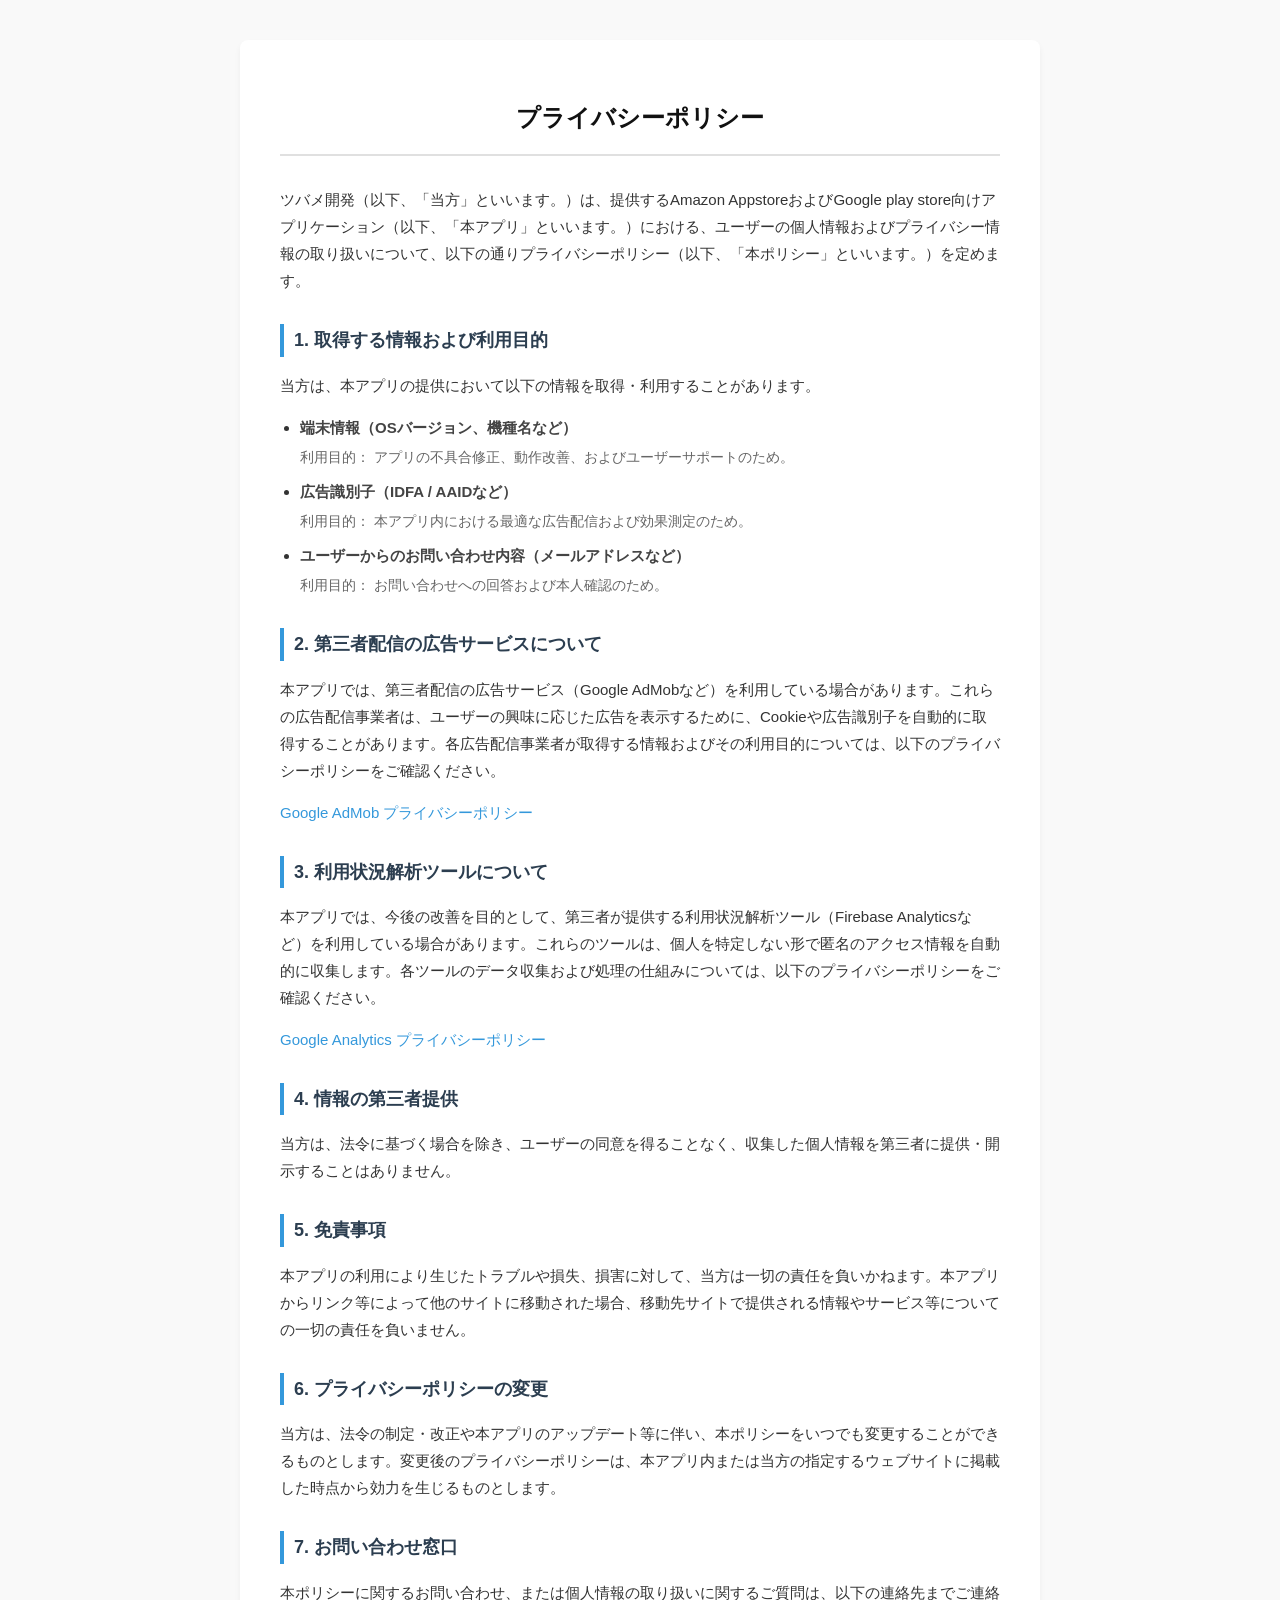
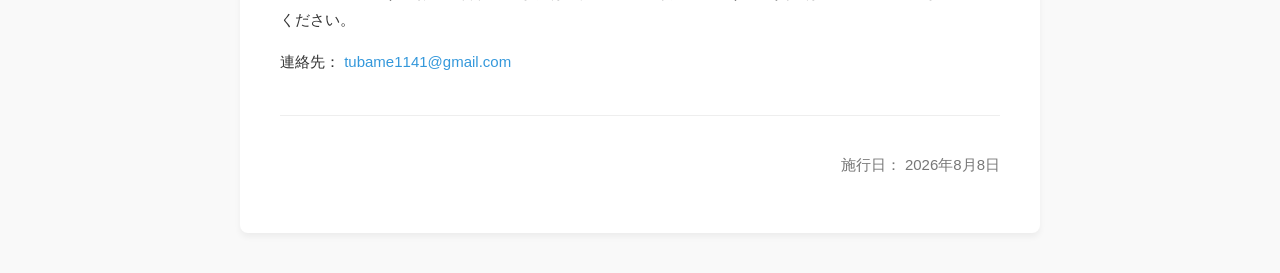
<file: privacy_policy.html>
<!DOCTYPE html>
<html lang="ja">
<head>
    <meta charset="UTF-8">
    <meta name="viewport" content="width=device-width, initial-scale=1.0">
    <title>プライバシーポリシー - ツバメ開発</title>
    <style>
        body {
            font-family: -apple-system, BlinkMacSystemFont, "Segoe UI", Roboto, "Helvetica Neue", Arial, "Noto Sans JP", sans-serif;
            line-height: 1.8;
            color: #333333;
            max-width: 800px;
            margin: 0 auto;
            padding: 40px 20px;
            background-color: #f9f9f9;
        }
        .container {
            background-color: #ffffff;
            padding: 40px;
            border-radius: 8px;
            box-shadow: 0 4px 6px rgba(0, 0, 0, 0.05);
        }
        h1 {
            font-size: 24px;
            color: #111111;
            text-align: center;
            margin-bottom: 30px;
            padding-bottom: 15px;
            border-bottom: 2px solid #e0e0e0;
        }
        h2 {
            font-size: 18px;
            color: #2c3e50;
            margin-top: 30px;
            margin-bottom: 15px;
            padding-left: 10px;
            border-left: 4px solid #3498db;
        }
        p, ul {
            font-size: 15px;
            margin-bottom: 15px;
        }
        ul {
            padding-left: 20px;
        }
        li {
            margin-bottom: 8px;
        }
        .bullet-title {
            font-weight: bold;
            color: #444444;
        }
        .purpose {
            display: block;
            margin-top: 4px;
            color: #666666;
            font-size: 14px;
        }
        a {
            color: #3498db;
            text-decoration: none;
        }
        a:hover {
            text-decoration: underline;
        }
        .footer {
            margin-top: 40px;
            padding-top: 20px;
            border-top: 1px solid #eeeeee;
            font-size: 14px;
            color: #777777;
            text-align: right;
        }
    </style>
</head>
<body>

<div class="container">
    <h1>プライバシーポリシー</h1>
    
    <p>ツバメ開発（以下、「当方」といいます。）は、提供するAmazon AppstoreおよびGoogle play store向けアプリケーション（以下、「本アプリ」といいます。）における、ユーザーの個人情報およびプライバシー情報の取り扱いについて、以下の通りプライバシーポリシー（以下、「本ポリシー」といいます。）を定めます。</p>

    <h2>1. 取得する情報および利用目的</h2>
    <p>当方は、本アプリの提供において以下の情報を取得・利用することがあります。</p>
    <ul>
        <li>
            <span class="bullet-title">端末情報（OSバージョン、機種名など）</span>
            <span class="purpose">利用目的： アプリの不具合修正、動作改善、およびユーザーサポートのため。</span>
        </li>
        <li>
            <span class="bullet-title">広告識別子（IDFA / AAIDなど）</span>
            <span class="purpose">利用目的： 本アプリ内における最適な広告配信および効果測定のため。</span>
        </li>
        <li>
            <span class="bullet-title">ユーザーからのお問い合わせ内容（メールアドレスなど）</span>
            <span class="purpose">利用目的： お問い合わせへの回答および本人確認のため。</span>
        </li>
    </ul>

    <h2>2. 第三者配信の広告サービスについて</h2>
    <p>本アプリでは、第三者配信の広告サービス（Google AdMobなど）を利用している場合があります。これらの広告配信事業者は、ユーザーの興味に応じた広告を表示するために、Cookieや広告識別子を自動的に取得することがあります。各広告配信事業者が取得する情報およびその利用目的については、以下のプライバシーポリシーをご確認ください。</p>
    <p><a href="https://policies.google.com/privacy?hl=ja" target="_blank" rel="noopener noreferrer">Google AdMob プライバシーポリシー</a></p>

    <h2>3. 利用状況解析ツールについて</h2>
    <p>本アプリでは、今後の改善を目的として、第三者が提供する利用状況解析ツール（Firebase Analyticsなど）を利用している場合があります。これらのツールは、個人を特定しない形で匿名のアクセス情報を自動的に収集します。各ツールのデータ収集および処理の仕組みについては、以下のプライバシーポリシーをご確認ください。</p>
    <p><a href="https://policies.google.com/privacy?hl=ja" target="_blank" rel="noopener noreferrer">Google Analytics プライバシーポリシー</a></p>

    <h2>4. 情報の第三者提供</h2>
    <p>当方は、法令に基づく場合を除き、ユーザーの同意を得ることなく、収集した個人情報を第三者に提供・開示することはありません。</p>

    <h2>5. 免責事項</h2>
    <p>本アプリの利用により生じたトラブルや損失、損害に対して、当方は一切の責任を負いかねます。本アプリからリンク等によって他のサイトに移動された場合、移動先サイトで提供される情報やサービス等についての一切の責任を負いません。</p>

    <h2>6. プライバシーポリシーの変更</h2>
    <p>当方は、法令の制定・改正や本アプリのアップデート等に伴い、本ポリシーをいつでも変更することができるものとします。変更後のプライバシーポリシーは、本アプリ内または当方の指定するウェブサイトに掲載した時点から効力を生じるものとします。</p>

    <h2>7. お問い合わせ窓口</h2>
    <p>本ポリシーに関するお問い合わせ、または個人情報の取り扱いに関するご質問は、以下の連絡先までご連絡ください。</p>
    <p>連絡先： <a href="mailto:tubame1141@gmail.com">tubame1141@gmail.com</a></p>

    <div class="footer">
        <p>施行日： 2026年8月8日</p>
    </div>
</div>

</body>
</html>
</file>
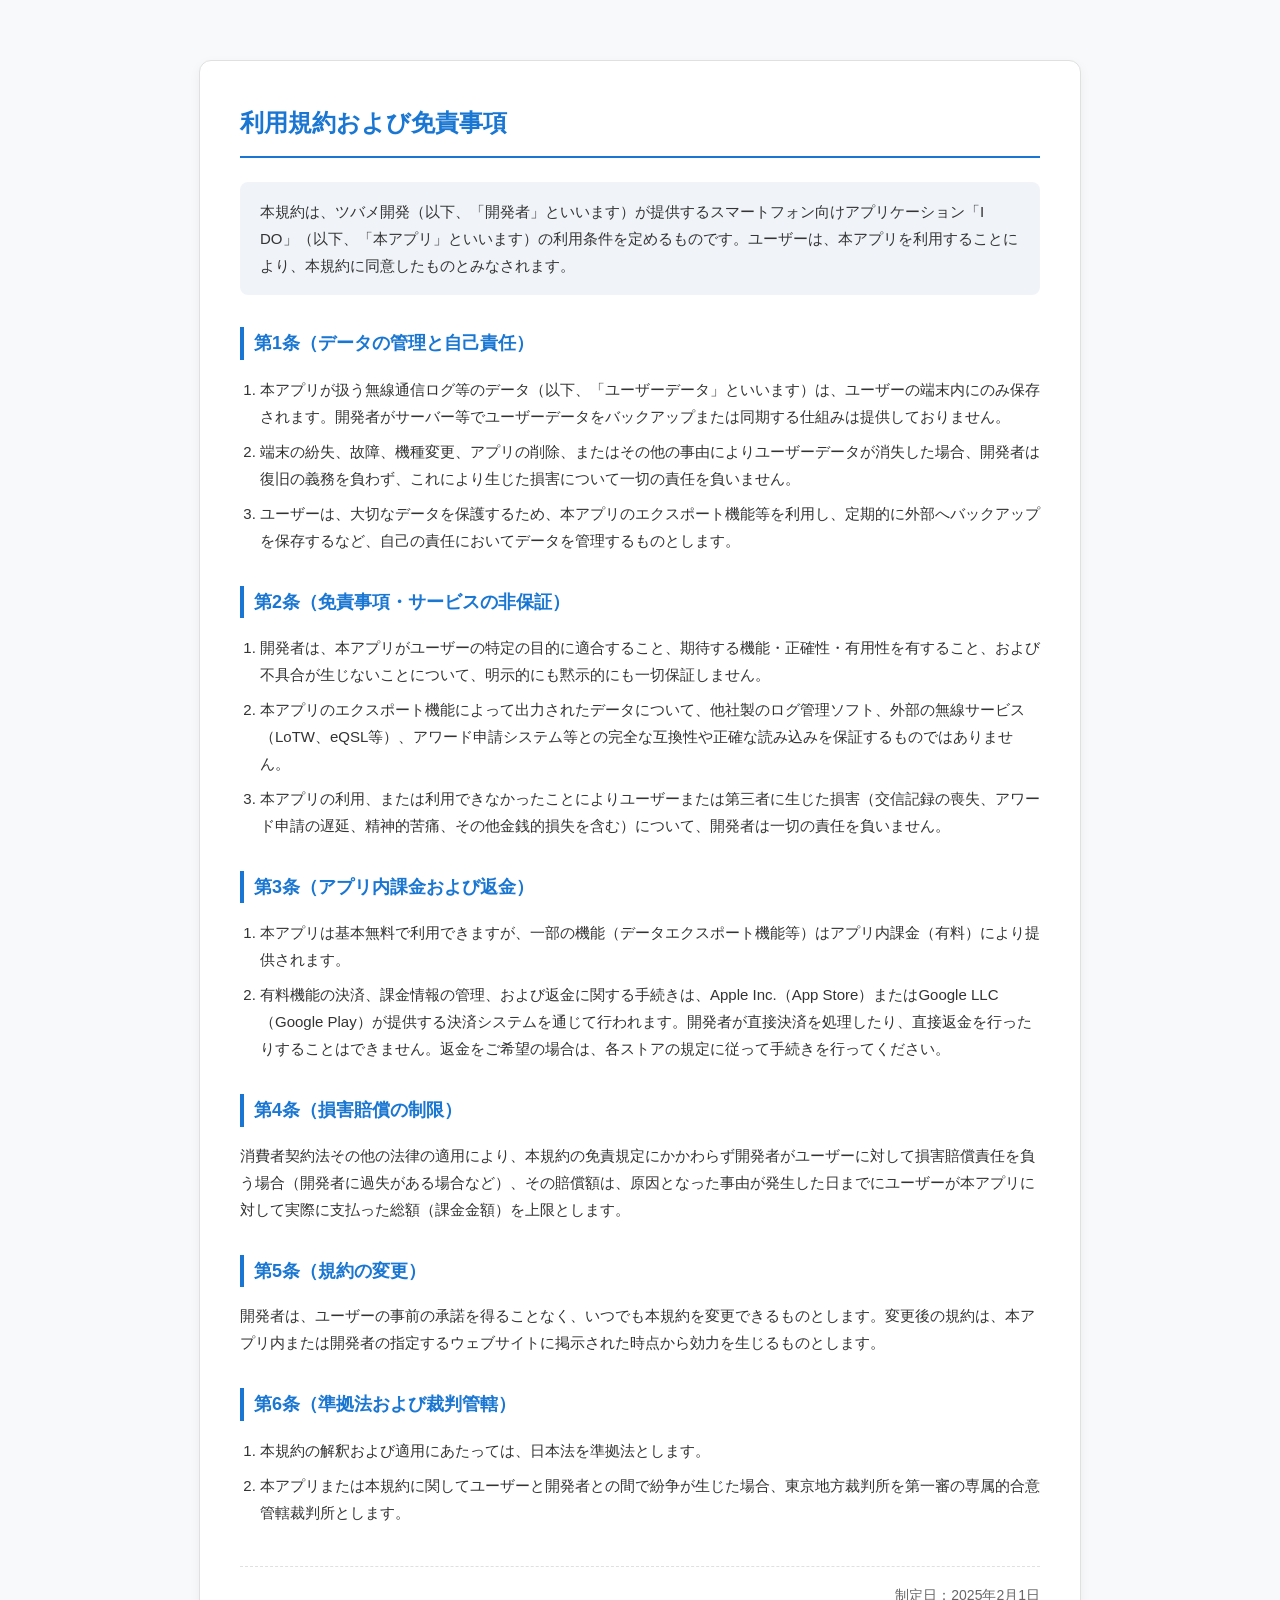
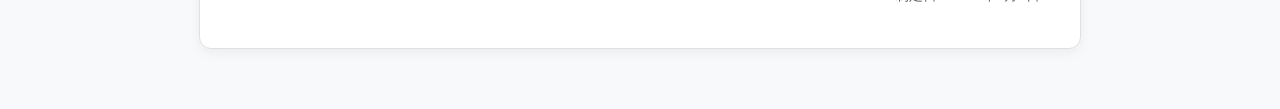
<file: ido/ido_kiyaku.html>
<!DOCTYPE html>
<html lang="ja">
<head>
    <meta charset="UTF-8">
    <meta name="viewport" content="width=device-width, initial-scale=1.0">
    <title>利用規約および免責事項 - I DO</title>
    <style>
        :root {
            --primary-color: #1976D2;
            --text-color: #333333;
            --bg-color: #F8F9FA;
            --card-bg: #FFFFFF;
            --border-color: #E0E0E0;
        }

        body {
            font-family: -apple-system, BlinkMacSystemFont, "Segoe UI", Roboto, "Helvetica Neue", Arial, "Noto Sans JP", sans-serif;
            color: var(--text-color);
            background-color: var(--bg-color);
            line-height: 1.8;
            margin: 0;
            padding: 20px;
        }

        .container {
            max-width: 800px;
            margin: 40px auto;
            background: var(--card-bg);
            padding: 40px;
            border-radius: 12px;
            box-shadow: 0 4px 12px rgba(0, 0, 0, 0.05);
            border: 1px solid var(--border-color);
        }

        h1 {
            color: var(--primary-color);
            font-size: 24px;
            border-bottom: 2px solid var(--primary-color);
            padding-bottom: 12px;
            margin-top: 0;
            margin-bottom: 24px;
        }

        h2 {
            color: var(--primary-color);
            font-size: 18px;
            margin-top: 32px;
            margin-bottom: 12px;
            padding-left: 10px;
            border-left: 4px solid var(--primary-color);
        }

        p, li {
            font-size: 15px;
            margin-bottom: 12px;
        }

        ol, ul {
            padding-left: 20px;
            margin-bottom: 16px;
        }

        li {
            margin-bottom: 8px;
        }

        .preamble {
            background-color: #F0F4F9;
            padding: 16px 20px;
            border-radius: 8px;
            margin-bottom: 28px;
            font-size: 15px;
        }

        .footer-date {
            margin-top: 40px;
            text-align: right;
            font-size: 14px;
            color: #666666;
            border-top: 1px dashed var(--border-color);
            padding-top: 16px;
        }

        @media (max-width: 600px) {
            body {
                padding: 12px;
            }
            .container {
                padding: 20px;
                margin: 10px auto;
            }
            h1 {
                font-size: 20px;
            }
            h2 {
                font-size: 16px;
            }
        }
    </style>
</head>
<body>
    <div class="container">
        <h1>利用規約および免責事項</h1>

        <div class="preamble">
            本規約は、ツバメ開発（以下、「開発者」といいます）が提供するスマートフォン向けアプリケーション「I DO」（以下、「本アプリ」といいます）の利用条件を定めるものです。ユーザーは、本アプリを利用することにより、本規約に同意したものとみなされます。
        </div>

        <section>
            <h2>第1条（データの管理と自己責任）</h2>
            <ol>
                <li>本アプリが扱う無線通信ログ等のデータ（以下、「ユーザーデータ」といいます）は、ユーザーの端末内にのみ保存されます。開発者がサーバー等でユーザーデータをバックアップまたは同期する仕組みは提供しておりません。</li>
                <li>端末の紛失、故障、機種変更、アプリの削除、またはその他の事由によりユーザーデータが消失した場合、開発者は復旧の義務を負わず、これにより生じた損害について一切の責任を負いません。</li>
                <li>ユーザーは、大切なデータを保護するため、本アプリのエクスポート機能等を利用し、定期的に外部へバックアップを保存するなど、自己の責任においてデータを管理するものとします。</li>
            </ol>
        </section>

        <section>
            <h2>第2条（免責事項・サービスの非保証）</h2>
            <ol>
                <li>開発者は、本アプリがユーザーの特定の目的に適合すること、期待する機能・正確性・有用性を有すること、および不具合が生じないことについて、明示的にも黙示的にも一切保証しません。</li>
                <li>本アプリのエクスポート機能によって出力されたデータについて、他社製のログ管理ソフト、外部の無線サービス（LoTW、eQSL等）、アワード申請システム等との完全な互換性や正確な読み込みを保証するものではありません。</li>
                <li>本アプリの利用、または利用できなかったことによりユーザーまたは第三者に生じた損害（交信記録の喪失、アワード申請の遅延、精神的苦痛、その他金銭的損失を含む）について、開発者は一切の責任を負いません。</li>
            </ol>
        </section>

        <section>
            <h2>第3条（アプリ内課金および返金）</h2>
            <ol>
                <li>本アプリは基本無料で利用できますが、一部の機能（データエクスポート機能等）はアプリ内課金（有料）により提供されます。</li>
                <li>有料機能の決済、課金情報の管理、および返金に関する手続きは、Apple Inc.（App Store）またはGoogle LLC（Google Play）が提供する決済システムを通じて行われます。開発者が直接決済を処理したり、直接返金を行ったりすることはできません。返金をご希望の場合は、各ストアの規定に従って手続きを行ってください。</li>
            </ol>
        </section>

        <section>
            <h2>第4条（損害賠償の制限）</h2>
            <p>消費者契約法その他の法律の適用により、本規約の免責規定にかかわらず開発者がユーザーに対して損害賠償責任を負う場合（開発者に過失がある場合など）、その賠償額は、原因となった事由が発生した日までにユーザーが本アプリに対して実際に支払った総額（課金金額）を上限とします。</p>
        </section>

        <section>
            <h2>第5条（規約の変更）</h2>
            <p>開発者は、ユーザーの事前の承諾を得ることなく、いつでも本規約を変更できるものとします。変更後の規約は、本アプリ内または開発者の指定するウェブサイトに掲示された時点から効力を生じるものとします。</p>
        </section>

        <section>
            <h2>第6条（準拠法および裁判管轄）</h2>
            <ol>
                <li>本規約の解釈および適用にあたっては、日本法を準拠法とします。</li>
                <li>本アプリまたは本規約に関してユーザーと開発者との間で紛争が生じた場合、東京地方裁判所を第一審の専属的合意管轄裁判所とします。</li>
            </ol>
        </section>

        <div class="footer-date">
            制定日：2025年2月1日
        </div>
    </div>
</body>
</html>
</file>
